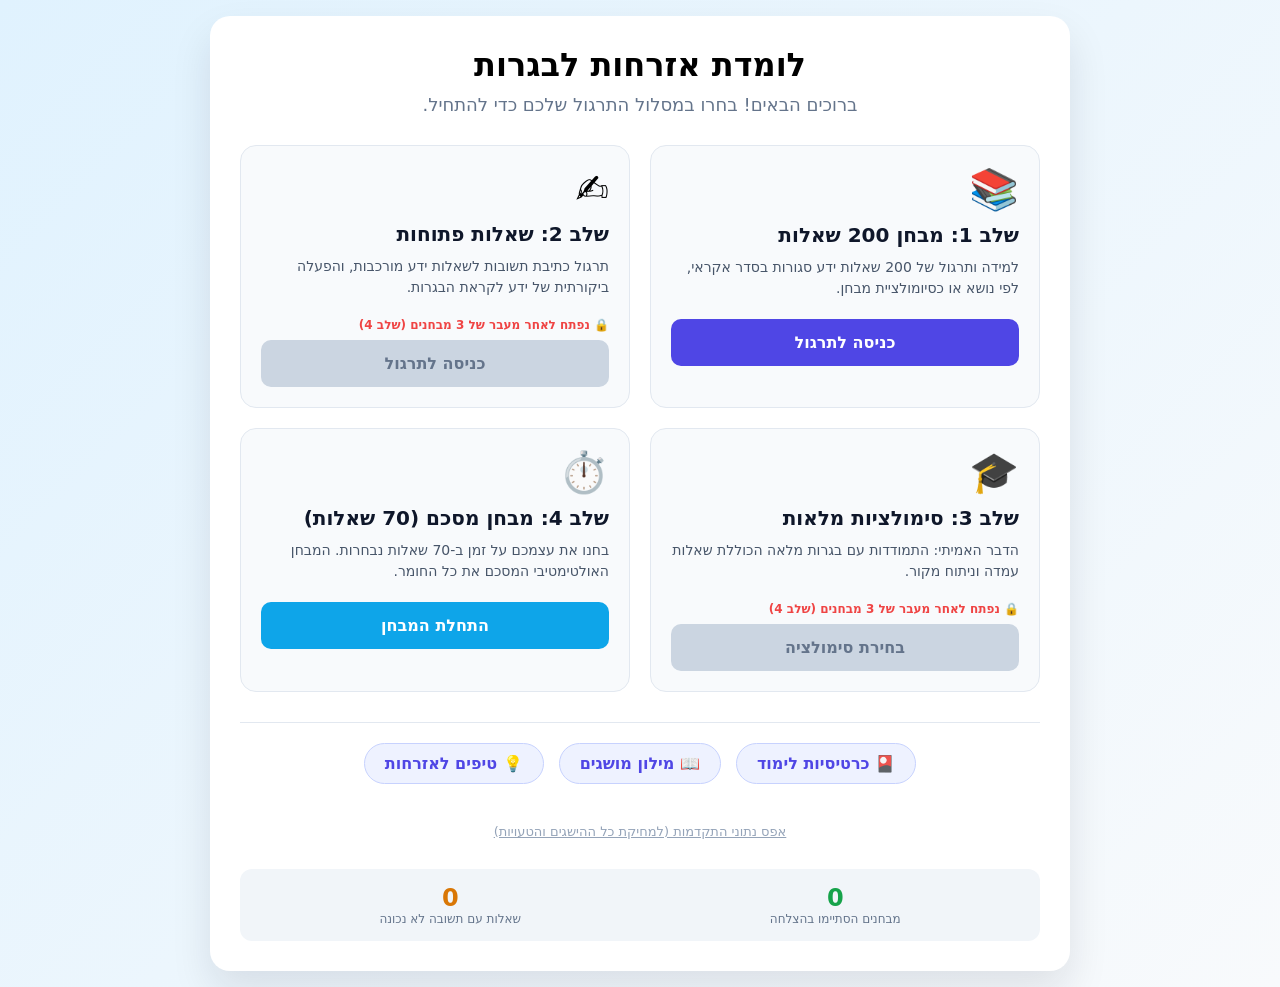
<file: index.html>
<!DOCTYPE html>
<html lang="he" dir="rtl">
<head>
  <meta charset="UTF-8" />
  <meta name="viewport" content="width=device-width, initial-scale=1.0" />
  <title>לומדת אזרחות לבגרות - מסך בית</title>
  <link rel="stylesheet" href="css/style.css">
  <style>
    /* Homepage Specific Styles */
    .home-container {
      max-width: 860px;
      margin: 0 auto;
      background: #fff;
      border-radius: 20px;
      padding: 30px;
      box-shadow: 0 20px 40px rgba(15, 23, 42, 0.1);
      text-align: center;
    }
    p.subtitle {
      color: #64748b;
      font-size: 18px;
      margin-top: 5px;
      margin-bottom: 30px;
    }
    .grid {
      display: grid;
      grid-template-columns: 1fr;
      gap: 20px;
      text-align: right;
    }
    @media (min-width: 600px) {
      .grid {
        grid-template-columns: 1fr 1fr;
      }
    }
    .card {
      background: #f8fafc;
      border: 1px solid #e2e8f0;
      border-radius: 16px;
      padding: 20px;
      transition: transform 0.2s, box-shadow 0.2s;
    }
    .card:hover {
      transform: translateY(-5px);
      box-shadow: 0 10px 20px rgba(0,0,0,0.05);
      border-color: #cbd5e1;
    }
    .card-icon {
      font-size: 40px;
      margin-bottom: 10px;
      display: inline-block;
    }
    .card-title {
      font-size: 20px;
      font-weight: bold;
      color: #0f172a;
      margin-bottom: 10px;
    }
    .card-desc {
      color: #475569;
      font-size: 14px;
      line-height: 1.5;
      margin-bottom: 20px;
      min-height: 42px;
    }
    .card-btn {
      display: block;
      width: 100%;
      padding: 14px;
      background: #4f46e5;
      color: white;
      text-decoration: none;
      text-align: center;
      border-radius: 10px;
      font-weight: bold;
      font-size: 16px;
      transition: background 0.2s;
    }
    .card-btn:hover {
      background: #4338ca;
    }
    .locked .card-btn {
      background: #cbd5e1 !important;
      cursor: not-allowed;
      color: #64748b;
      pointer-events: none;
    }
    .locked-label {
      color: #ef4444;
      font-size: 12px;
      font-weight: bold;
      display: block;
      margin-bottom: 8px;
    }
    .bottom-tools {
      margin-top: 30px;
      padding-top: 20px;
      border-top: 1px solid #e2e8f0;
      display: flex;
      justify-content: center;
      gap: 15px;
      flex-wrap: wrap;
    }
    .tool-btn {
      padding: 10px 20px;
      background: #eef2ff;
      color: #4f46e5;
      border: 1px solid #c7d2fe;
      border-radius: 999px;
      font-weight: bold;
      cursor: pointer;
      text-decoration: none;
      transition: 0.2s;
      display: flex;
      align-items: center;
      justify-content: center;
    }
    .tool-btn:hover {
      background: #e0e7ff;
    }
    .stats-bar {
      display: flex;
      justify-content: space-around;
      margin-bottom: 25px;
      background: #f1f5f9;
      border-radius: 12px;
      padding: 15px;
    }
    .stat-item {
      display: flex;
      flex-direction: column;
      align-items: center;
    }
    .stat-val {
      font-size: 24px;
      font-weight: bold;
      color: #16a34a;
    }
    .stat-label {
      font-size: 12px;
      color: #64748b;
    }
  </style>
</head>
<body>

  <div class="home-container">
    <h1>לומדת אזרחות לבגרות</h1>
    <p class="subtitle">ברוכים הבאים! בחרו במסלול התרגול שלכם כדי להתחיל.</p>

    <!-- Top Stats Bar removed from here -->

    <div class="grid">
      
      <!-- Stage 1 -->
      <div class="card">
        <div class="card-icon">📚</div>
        <div class="card-title">שלב 1: מבחן 200 שאלות</div>
        <div class="card-desc">למידה ותרגול של 200 שאלות ידע סגורות בסדר אקראי, לפי נושא או כסיומולציית מבחן.</div>
        <a href="stage1-practice.html" class="card-btn">כניסה לתרגול</a>
      </div>

      <!-- Stage 2 -->
      <div class="card" id="stage2Card">
        <div class="card-icon">✍️</div>
        <div class="card-title">שלב 2: שאלות פתוחות</div>
        <div class="card-desc">תרגול כתיבת תשובות לשאלות ידע מורכבות, והפעלה ביקורתית של ידע לקראת הבגרות.</div>
        <span class="locked-label" id="stage2LockLabel" style="display:none;">🔒 נפתח לאחר מעבר של 3 מבחנים (שלב 4)</span>
        <a href="stage2-open.html" class="card-btn" id="stage2Btn" style="background:#16a34a;">כניסה לתרגול</a>
      </div>

      <!-- Stage 3 -->
      <div class="card" id="stage3Card">
        <div class="card-icon">🎓</div>
        <div class="card-title">שלב 3: סימולציות מלאות</div>
        <div class="card-desc">הדבר האמיתי: התמודדות עם בגרות מלאה הכוללת שאלות עמדה וניתוח מקור.</div>
        <span class="locked-label" id="stage3LockLabel" style="display:none;">🔒 נפתח לאחר מעבר של 3 מבחנים (שלב 4)</span>
        <a href="stage3-simulations.html" class="card-btn" id="stage3Btn" style="background:#7c3aed;">בחירת סימולציה</a>
      </div>

      <!-- Stage 4 -->
      <div class="card">
        <div class="card-icon">⏱️</div>
        <div class="card-title">שלב 4: מבחן מסכם (70 שאלות)</div>
        <div class="card-desc">בחנו את עצמכם על זמן ב-70 שאלות נבחרות. המבחן האולטימטיבי המסכם את כל החומר.</div>
        <a href="stage4-exam.html" class="card-btn" style="background:#0ea5e9;">התחלת המבחן</a>
      </div>

    </div>

    <!-- Extra Study Tools -->
    <div class="bottom-tools">
      <a href="flashcards.html" class="tool-btn">🎴 כרטיסיות לימוד</a>
      <a href="dictionary.html" class="tool-btn">📖 מילון מושגים</a>
      <a href="tips.html" class="tool-btn">💡 טיפים לאזרחות</a>
    </div>

    <!-- Reset Progress -->
    <div style="margin-top: 40px; font-size: 13px;">
      <a href="#" style="color: #94a3b8; text-decoration: underline;" onclick="resetAll(); return false;">אפס נתוני התקדמות (למחיקת כל ההישגים והטעויות)</a>
    </div>

    <!-- Bottom Stats Bar -->
    <div class="stats-bar" style="margin-top: 30px; margin-bottom: 0;">
      <div class="stat-item">
        <span class="stat-val" id="homeExamsPassed">0</span>
        <span class="stat-label">מבחנים הסתיימו בהצלחה</span>
      </div>
      <div class="stat-item">
        <span class="stat-val" style="color:#d97706;" id="homeMistakesCount">0</span>
        <span class="stat-label">שאלות עם תשובה לא נכונה</span>
      </div>
    </div>

  </div>

  <!-- Shared App Logic -->
  <script src="js/app.js"></script>
  <script>
    // Initialize Home Data from localStorage (via app.js)
    document.addEventListener("DOMContentLoaded", function() {
      // Set Exams Passed
      document.getElementById("homeExamsPassed").textContent = civics_stats.examsPassed || 0;
      
      // Set Mistakes Count (Dynamically fetched from Set 'mistakes')
      document.getElementById("homeMistakesCount").textContent = mistakes.size || 0;

      // Lock/Unlock Logic for Stage 2 & 3
      if ((civics_stats.examsPassed || 0) < 3) {
        document.getElementById("stage2Card").classList.add("locked");
        document.getElementById("stage2LockLabel").style.display = "block";
        
        document.getElementById("stage3Card").classList.add("locked");
        document.getElementById("stage3LockLabel").style.display = "block";
      }
    });
  </script>

</body>
</html>
</file>
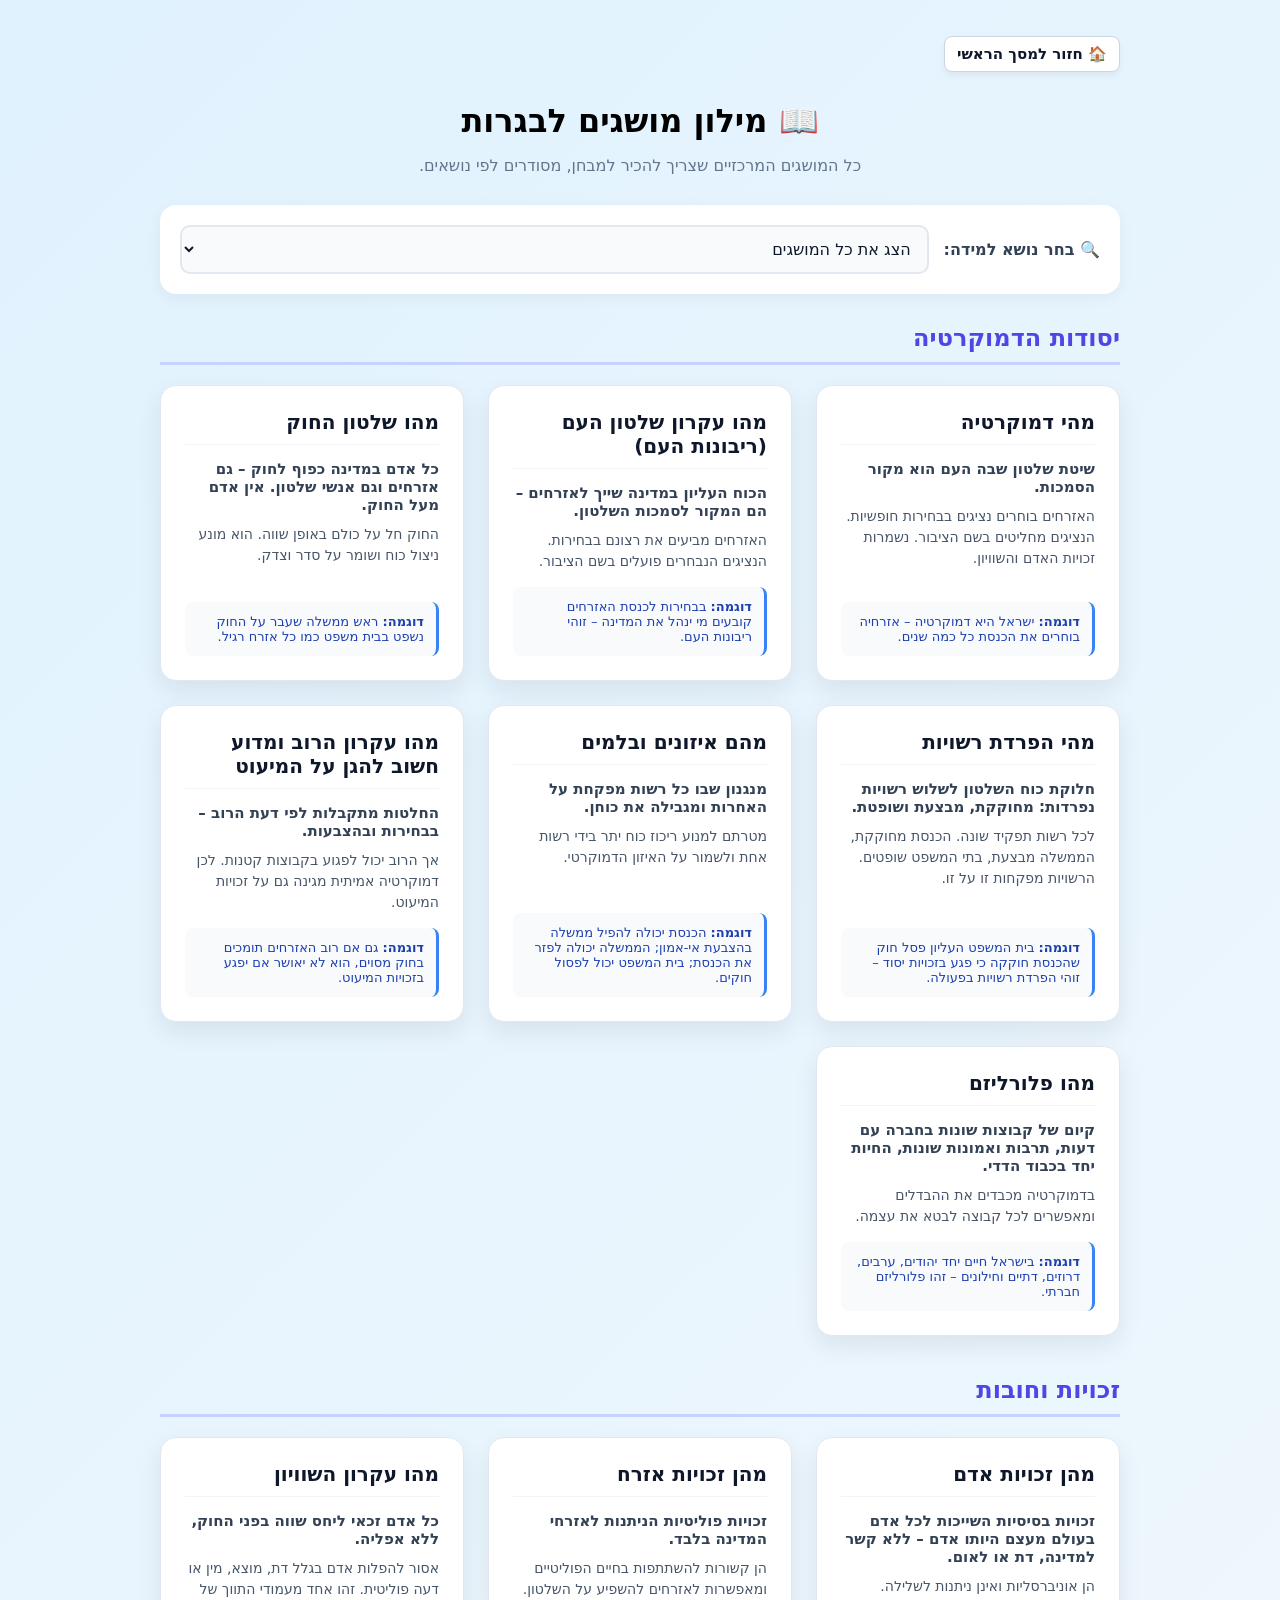
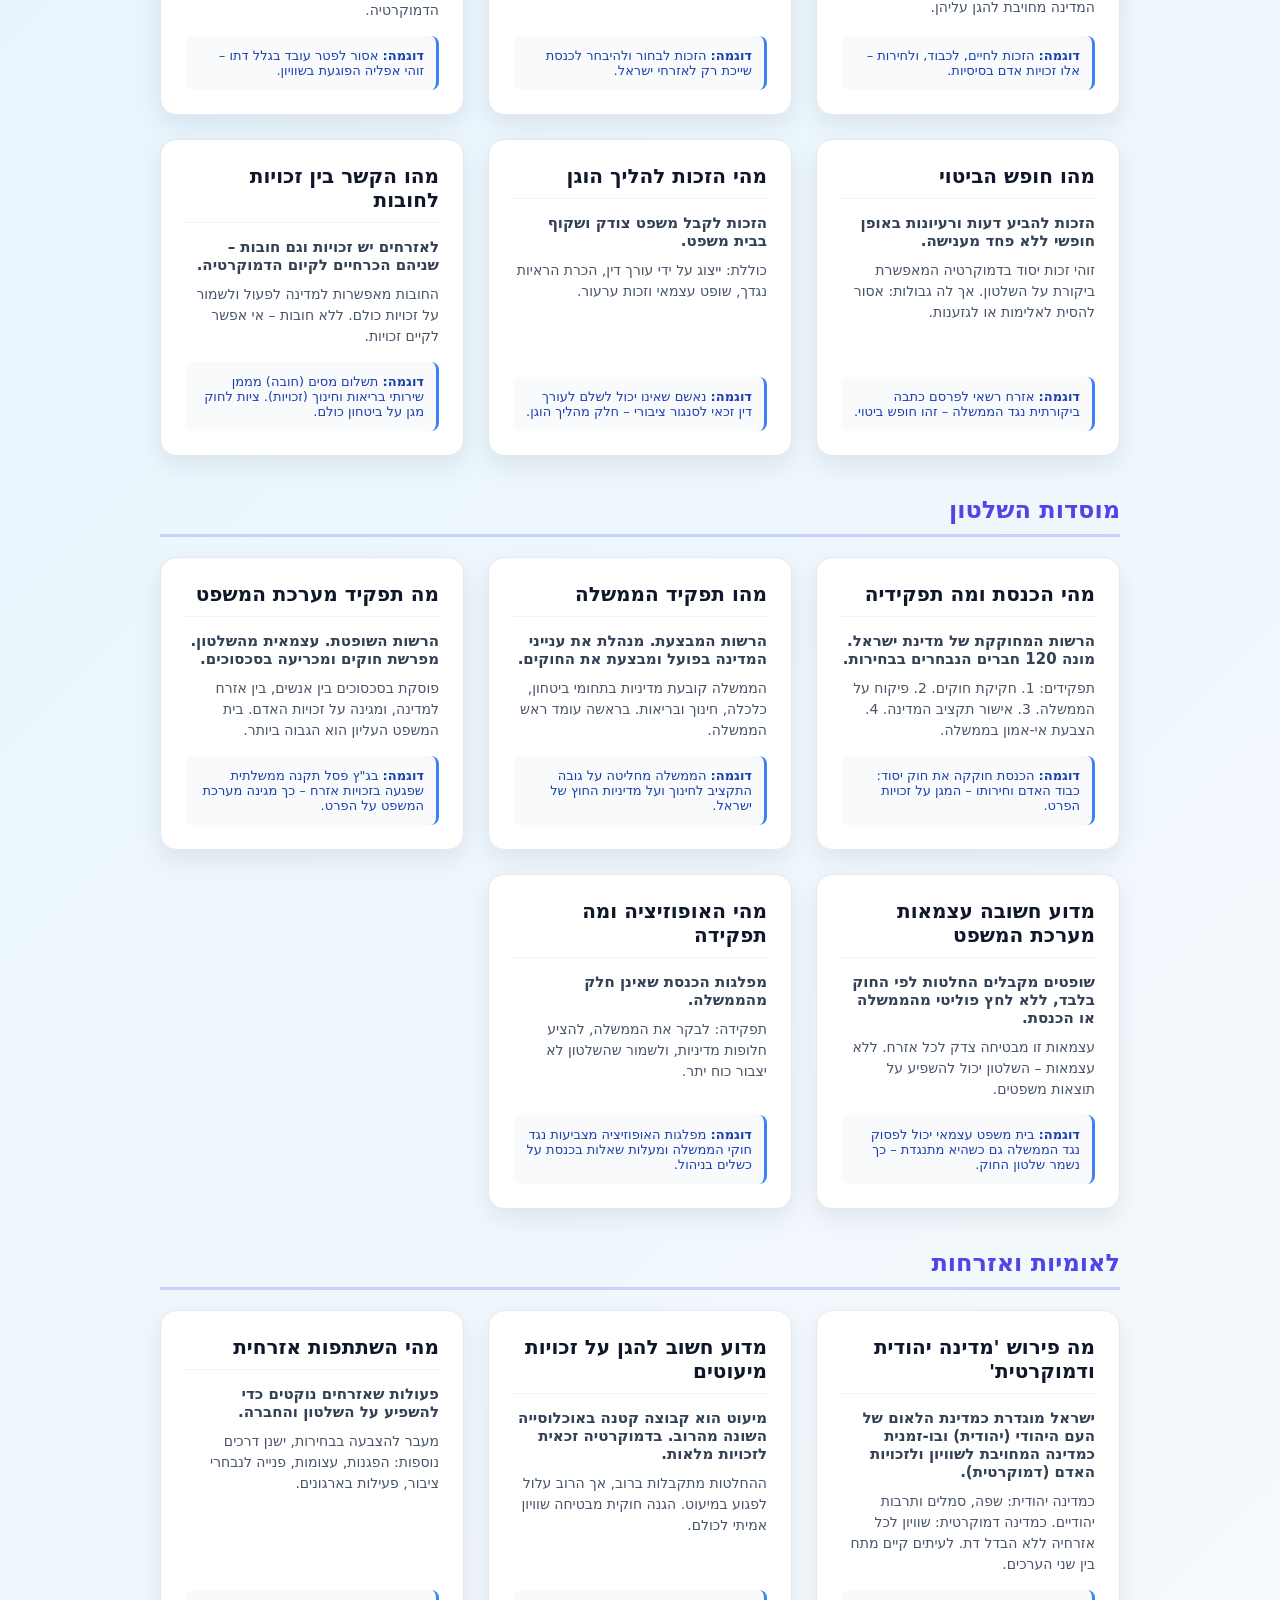
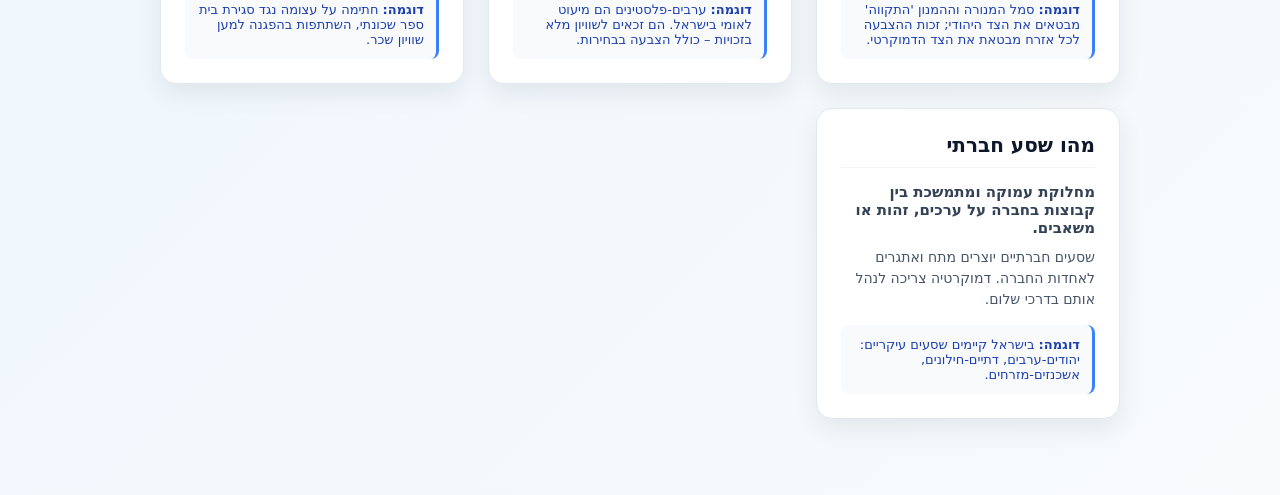
<file: dictionary.html>
<!DOCTYPE html>
<html lang="he" dir="rtl">
<head>
  <meta charset="UTF-8" />
  <meta name="viewport" content="width=device-width, initial-scale=1.0" />
  <title>מילון מושגים באזרחות</title>
  <link rel="stylesheet" href="css/style.css">
  <style>
    .dict-container {
      max-width: 1000px;
      margin: 0 auto;
      padding: 20px;
    }
    
    .filter-bar {
      background: #fff;
      padding: 20px;
      border-radius: 16px;
      box-shadow: 0 4px 15px rgba(0,0,0,0.05);
      margin-bottom: 30px;
      display: flex;
      align-items: center;
      gap: 15px;
    }
    
    .filter-bar label {
      font-weight: bold;
      color: #334155;
      font-size: 16px;
    }
    
    .filter-bar select {
      flex: 1;
      padding: 12px;
      border: 2px solid #e2e8f0;
      border-radius: 10px;
      font-size: 16px;
      background: #f8fafc;
      color: #0f172a;
      cursor: pointer;
      font-family: inherit;
    }
    
    .category-section {
      margin-bottom: 40px;
    }
    
    .category-title {
      color: #4f46e5;
      margin-bottom: 20px;
      padding-bottom: 10px;
      border-bottom: 3px solid #c7d2fe;
      font-size: 24px;
    }
    
    .cards-grid {
      display: grid;
      grid-template-columns: repeat(3, 1fr);
      gap: 24px;
    }
    
    /* Responsive styles */
    @media (max-width: 900px) {
      .cards-grid {
        grid-template-columns: repeat(2, 1fr);
      }
    }
    @media (max-width: 600px) {
      .dict-container {
        padding: 10px;
      }
      .filter-bar {
        flex-direction: column;
        align-items: stretch;
        padding: 15px;
      }
      .filter-bar label {
        margin-bottom: 5px;
      }
      .cards-grid {
        grid-template-columns: 1fr;
        gap: 15px;
      }
      .term-card {
        padding: 20px;
      }
    }

    .term-card {
      background: #fff;
      border-radius: 16px;
      padding: 24px;
      box-shadow: 0 10px 25px rgba(15, 23, 42, 0.08);
      border: 1px solid #e2e8f0;
      display: flex;
      flex-direction: column;
      transition: transform 0.2s, box-shadow 0.2s;
    }
    
    .term-card:hover {
      transform: translateY(-5px);
      box-shadow: 0 14px 30px rgba(15, 23, 42, 0.12);
    }

    .term-title {
      font-size: 20px;
      font-weight: bold;
      color: #0f172a;
      margin-bottom: 15px;
      padding-bottom: 10px;
      border-bottom: 1px solid #f1f5f9;
    }

    .term-def {
      font-weight: bold;
      color: #334155;
      margin-bottom: 10px;
      font-size: 15px;
    }

    .term-detail {
      color: #475569;
      font-size: 14px;
      line-height: 1.5;
      margin-bottom: 15px;
      flex-grow: 1; /* Pushes example to the bottom if cards are different heights */
    }

    .term-ex {
      background: #f8fafc;
      border-right: 3px solid #3b82f6;
      padding: 12px;
      border-radius: 8px;
      font-size: 13px;
      color: #1e40af;
      margin-top: auto;
    }
  </style>
</head>
<body>

  <div class="dict-container">
    <div class="topbar" style="margin-bottom: 30px;">
      <a href="index.html" class="icon-btn" style="background:#fff; font-weight:bold; box-shadow: 0 4px 6px rgba(0,0,0,0.05);">🏠 חזור למסך הראשי</a>
    </div>

    <h1 style="text-align: center; margin-bottom: 10px;">📖 מילון מושגים לבגרות</h1>
    <p style="text-align:center; color:#64748b; margin-bottom:30px;">
      כל המושגים המרכזיים שצריך להכיר למבחן, מסודרים לפי נושאים.
    </p>

    <div class="filter-bar">
      <label for="categoryFilter">🔍 בחר נושא למידה:</label>
      <select id="categoryFilter" onchange="renderDictionary()">
        <option value="all">הצג את כל המושגים</option>
        <option value="יסודות הדמוקרטיה">א – יסודות הדמוקרטיה</option>
        <option value="זכויות וחובות">ב – זכויות וחובות</option>
        <option value="מוסדות השלטון">ג – מוסדות השלטון</option>
        <option value="לאומיות ואזרחות">ד – לאומיות ואזרחות</option>
      </select>
    </div>

    <!-- Dict content will be dynamically generated here -->
    <div id="dictContentArea"></div>

  </div>

  <!-- Load Data -->
  <script src="js/data.js"></script>
  <script>
    // Build a structured dictionary out of the FLASHCARDS array
    function renderDictionary() {
      const filterValue = document.getElementById("categoryFilter").value;
      const dictContentArea = document.getElementById("dictContentArea");
      
      dictContentArea.innerHTML = ""; // Clear existing
      
      // Get unique topics in order
      const topics = ["יסודות הדמוקרטיה", "זכויות וחובות", "מוסדות השלטון", "לאומיות ואזרחות"];
      
      let hasVisibleTopics = false;

      topics.forEach(topic => {
        // Skip if filtering explicitly and it doesn't match
        if (filterValue !== "all" && topic !== filterValue) return;

        // Find all cards matching this topic
        const topicCards = FLASHCARDS.filter(c => c.topic === topic);
        if (topicCards.length === 0) return;
        
        hasVisibleTopics = true;

        // Create section container
        const section = document.createElement("div");
        section.className = "category-section";

        // Create Title
        const title = document.createElement("h2");
        title.className = "category-title";
        title.textContent = topic;
        section.appendChild(title);

        // Create Grid
        const grid = document.createElement("div");
        grid.className = "cards-grid";

        // Add Cards
        topicCards.forEach(card => {
          const cardEl = document.createElement("div");
          cardEl.className = "term-card";

          cardEl.innerHTML = `
            <div class="term-title">${card.q.replace('?', '')}</div>
            <div class="term-def">${card.def}</div>
            <div class="term-detail">${card.detail}</div>
            ${card.ex ? `<div class="term-ex"><b>דוגמה:</b> ${card.ex}</div>` : ''}
          `;
          
          grid.appendChild(cardEl);
        });

        section.appendChild(grid);
        dictContentArea.appendChild(section);
      });

      if (!hasVisibleTopics) {
        dictContentArea.innerHTML = "<div style='text-align:center; padding: 40px; color: #64748b; font-size: 18px;'>לא נמצאו מושגים עבור הקטגוריה שנבחרה.</div>";
      }
    }

    // Initialize on load
    document.addEventListener("DOMContentLoaded", function() {
      renderDictionary();
    });
  </script>
</body>
</html>
</file>
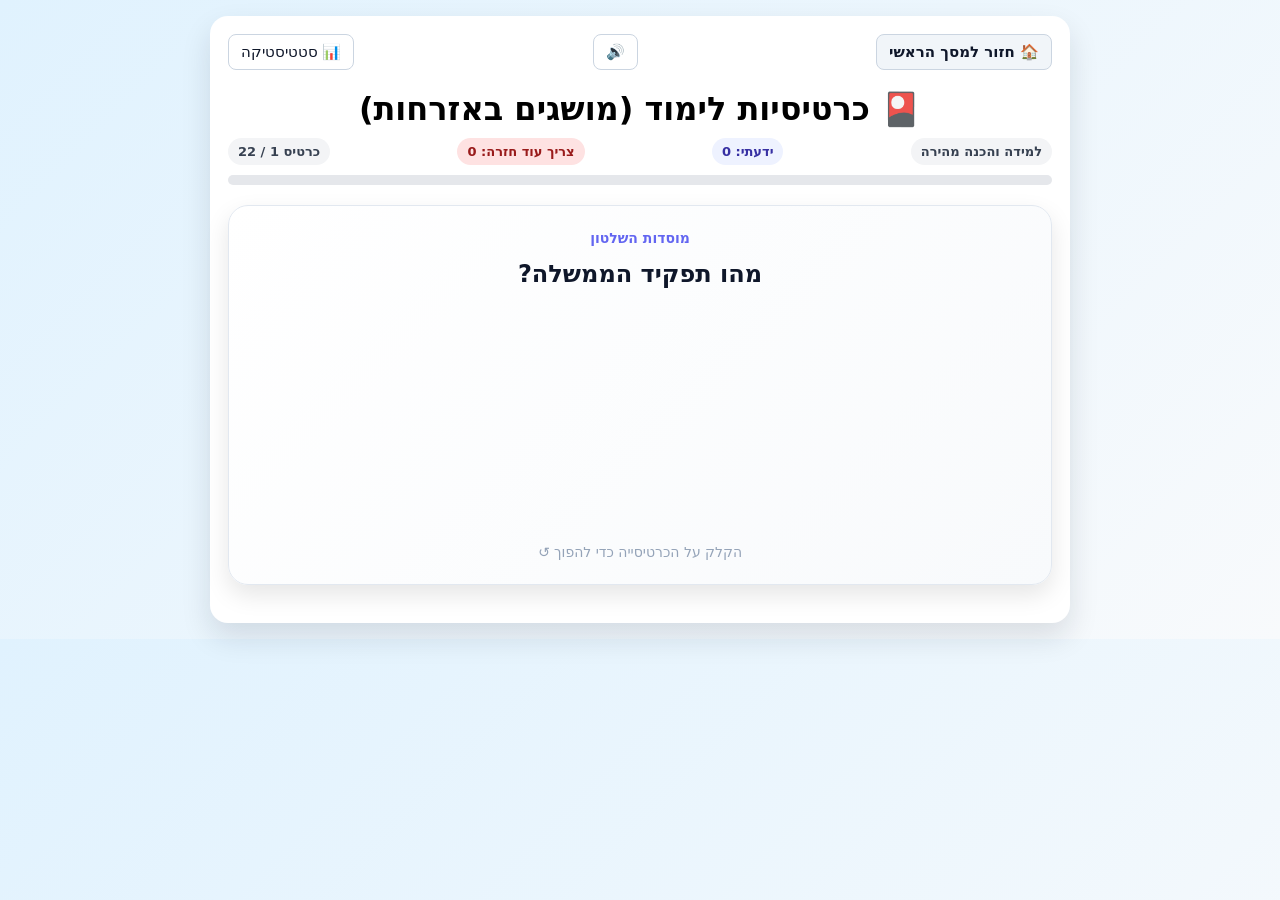
<file: flashcards.html>
<!DOCTYPE html>
<html lang="he" dir="rtl">
<head>
  <meta charset="UTF-8" />
  <meta name="viewport" content="width=device-width, initial-scale=1.0" />
  <title>כרטיסיות לימוד</title>
  <link rel="stylesheet" href="css/style.css">
  <style>
    /* Flashcard Specific CSS */
    .fc-scene {
      width: 100%;
      height: 380px;
      perspective: 1000px;
      margin: 20px 0;
    }
    .fc-card {
      width: 100%;
      height: 100%;
      position: relative;
      transition: transform 0.6s cubic-bezier(0.4, 0.2, 0.2, 1);
      transform-style: preserve-3d;
      cursor: pointer;
    }
    .fc-card.is-flipped {
      transform: rotateY(180deg);
    }
    .fc-face {
      position: absolute;
      width: 100%;
      height: 100%;
      backface-visibility: hidden;
      border-radius: 20px;
      padding: 24px;
      display: flex;
      flex-direction: column;
      justify-content: center;
      box-shadow: 0 10px 25px rgba(0, 0, 0, 0.1);
      border: 1px solid #e2e8f0;
    }
    .fc-front {
      background: linear-gradient(135deg, #fff, #f8fafc);
      align-items: center;
      text-align: center;
    }
    .fc-back {
      background: #fdf8f6;
      transform: rotateY(180deg);
      border-color: #fdba74;
    }
    .fc-topic {
      font-size: 14px;
      color: #6366f1;
      font-weight: 600;
      margin-bottom: 12px;
      text-align: center;
    }
    .fc-q {
      font-size: 24px;
      font-weight: bold;
      color: #0f172a;
      line-height: 1.4;
    }
    .fc-def {
      font-size: 20px;
      font-weight: bold;
      color: #1e293b;
      margin-bottom: 12px;
    }
    .fc-detail {
      font-size: 16px;
      color: #475569;
      line-height: 1.5;
      margin-bottom: 15px;
    }
    .fc-ex {
      background: #fff;
      padding: 10px;
      border-radius: 8px;
      border-right: 3px solid #3b82f6;
      font-size: 15px;
      color: #1e40af;
      margin-top: auto;
    }
    .fc-tipbox {
      margin-top: 10px;
      background: #fef3c7;
      border-right: 3px solid #f59e0b;
      padding: 10px;
      border-radius: 8px;
      font-size: 14px;
      color: #92400e;
      font-weight: bold;
    }
    .fc-controls {
      display: flex;
      gap: 15px;
      margin-top: 20px;
    }
    .fc-btn {
      flex: 1;
      padding: 14px;
      border: none;
      border-radius: 12px;
      font-size: 16px;
      font-weight: bold;
      cursor: pointer;
      color: #fff;
      transition: 0.2s;
    }
    .fc-know { background: #16a34a; }
    .fc-dontknow { background: #ef4444; }
  </style>
</head>
<body>

  <div class="container">
    <div class="topbar" style="margin-bottom: 20px;">
      <a href="index.html" class="icon-btn" style="background:#f1f5f9; font-weight:bold;">🏠 חזור למסך הראשי</a>
      <button class="icon-btn" onclick="toggleMute()" id="muteBtn" title="השתקת סאונד">🔊</button>
      <button class="icon-btn" onclick="openStats()" title="סטטיסטיקה">📊 סטטיסטיקה</button>
    </div>

    <h1>🎴 כרטיסיות לימוד (מושגים באזרחות)</h1>

    <div class="topbar">
      <div class="pill gray">למידה והכנה מהירה</div>
      <div class="pill">ידעתי: <span id="correct">0</span></div>
      <div class="pill" style="background:#fee2e2;color:#991b1b;">צריך עוד חזרה: <span id="wrong">0</span></div>
      <div class="pill gray">כרטיס <span id="qnum">1</span> / <span id="qtotal">0</span></div>
    </div>

    <div class="progress">
      <div class="progress-inner" id="progressBar" style="background: linear-gradient(90deg, #f59e0b, #ef4444);"></div>
    </div>

    <!-- Flashcard Area -->
    <div id="flashcardArea">
      <div class="fc-scene" onclick="flipFlashcard()">
        <div class="fc-card" id="flashcardContainer">
          
          <!-- Front -->
          <div class="fc-face fc-front" id="fcFront">
            <div class="fc-topic" id="fcTopic">נושא</div>
            <div class="fc-q" id="fcQuestion">השאלה?</div>
            <div style="margin-top:auto; font-size:14px; color:#94a3b8;">הקלק על הכרטיסייה כדי להפוך ↺</div>
          </div>
          
          <!-- Back -->
          <div class="fc-face fc-back" id="fcBack">
            <div class="fc-def" id="fcDef">ההגדרה</div>
            <div class="fc-detail" id="fcDetail">פירוט</div>
            <div class="fc-ex" id="fcEx">דוגמה</div>
            <div class="fc-tipbox" id="fcTipBox" style="display:none;">
              💡 <span id="fcTip"></span>
            </div>
          </div>
          
        </div>
      </div>

      <div class="fc-controls" id="fcControls" style="display:none;">
        <button class="fc-btn fc-know" onclick="gradeFlashcard(true, event)">✓ ידעתי את זה</button>
        <button class="fc-btn fc-dontknow" onclick="gradeFlashcard(false, event)">✗ צריך לחזור על זה</button>
      </div>
    </div>

    <!-- Finish msg -->
    <div id="finishBox" style="display:none; text-align:center; padding: 20px;">
      <h2 style="color:#d97706;">סיימת את כל המושגים! 🎉</h2>
      <div id="finishStats" class="small" style="font-size:18px;"></div>
      <a href="index.html" class="primary" style="display:inline-block; padding:10px 20px; border-radius:8px; text-decoration:none; margin-top:15px;">חזור למסך הראשי</a>
      <button onclick="startFlashcards()" class="icon-btn" style="display:inline-block; margin-top:15px; margin-right:10px;">תרגל שוב</button>
    </div>

  </div>

  <!-- Stats Modal -->
  <div class="modal-overlay" id="statsModal">
    <div class="modal">
      <button class="close-modal" aria-label="סגור" onclick="closeModal('statsModal')">&times;</button>
      <h2>סטטיסטיקת המשתמש</h2>
      <div id="statsContent"></div>
      <div style="margin-top: 20px; text-align:center;">
        <button class="primary" style="padding: 10px 20px; border-radius: 8px; border: none; cursor:pointer;"
          onclick="closeModal('statsModal')">סגור</button>
      </div>
    </div>
  </div>

  <script src="js/data.js"></script>
  <script src="js/app.js"></script>
  <script>
    var list = [];
    var idx = 0;
    var correct = 0;
    var wrong = 0;

    function startFlashcards() {
      list = shuffleArray(FLASHCARDS.slice());
      idx = 0; correct = 0; wrong = 0;
      
      document.getElementById("flashcardArea").style.display = "block";
      document.getElementById("finishBox").style.display = "none";
      document.getElementById("qtotal").textContent = list.length;
      
      render();
    }

    function render() {
      if (idx >= list.length) {
        finishSequence();
        return;
      }
      var q = list[idx];
      document.getElementById("qnum").textContent = (idx + 1);
      document.getElementById("progressBar").style.width = ((idx / list.length) * 100) + "%";
      
      // Update front/back info
      document.getElementById("fcTopic").textContent = q.topic;
      document.getElementById("fcQuestion").textContent = q.q;
      
      document.getElementById("fcDef").textContent = q.def;
      document.getElementById("fcDetail").textContent = q.detail;
      document.getElementById("fcEx").textContent = "דוגמה: " + q.ex;
      
      if (q.tip) {
        document.getElementById("fcTipBox").style.display = "block";
        document.getElementById("fcTip").textContent = q.tip;
      } else {
        document.getElementById("fcTipBox").style.display = "none";
      }
      
      // Reset views instantly
      var container = document.getElementById("flashcardContainer");
      container.style.transition = "none";
      container.classList.remove("is-flipped");
      document.getElementById("fcControls").style.display = "none";
      
      // Restore transition
      setTimeout(function() {
        container.style.transition = "transform 0.6s cubic-bezier(0.4, 0.2, 0.2, 1)";
      }, 50);
    }

    function flipFlashcard() {
      var container = document.getElementById("flashcardContainer");
      if (container.classList.contains("is-flipped")) return; // already flipped
      
      container.classList.add("is-flipped");
      
      // Show controls
      document.getElementById("fcControls").style.display = "flex";
    }

    function gradeFlashcard(isKnown, e) {
      if (e) e.stopPropagation();
      
      if (isKnown) {
        correct++;
        playCorrect();
      } else {
        wrong++;
        playWrong();
      }
      
      document.getElementById("correct").textContent = correct;
      document.getElementById("wrong").textContent = wrong;
      
      setTimeout(function () { 
        idx++; 
        render(); 
      }, 300);
    }

    function finishSequence() {
      document.getElementById("flashcardArea").style.display = "none";
      document.getElementById("finishBox").style.display = "block";
      document.getElementById("progressBar").style.width = "100%";
      document.getElementById("finishStats").innerHTML = '<br>מושגים שידעת: <b>' + correct + '</b><br>מושגים לחזרה: <b>' + wrong + '</b>';
    }

    window.onload = function () {
      startFlashcards();
    };
  </script>
</body>
</html>
</file>
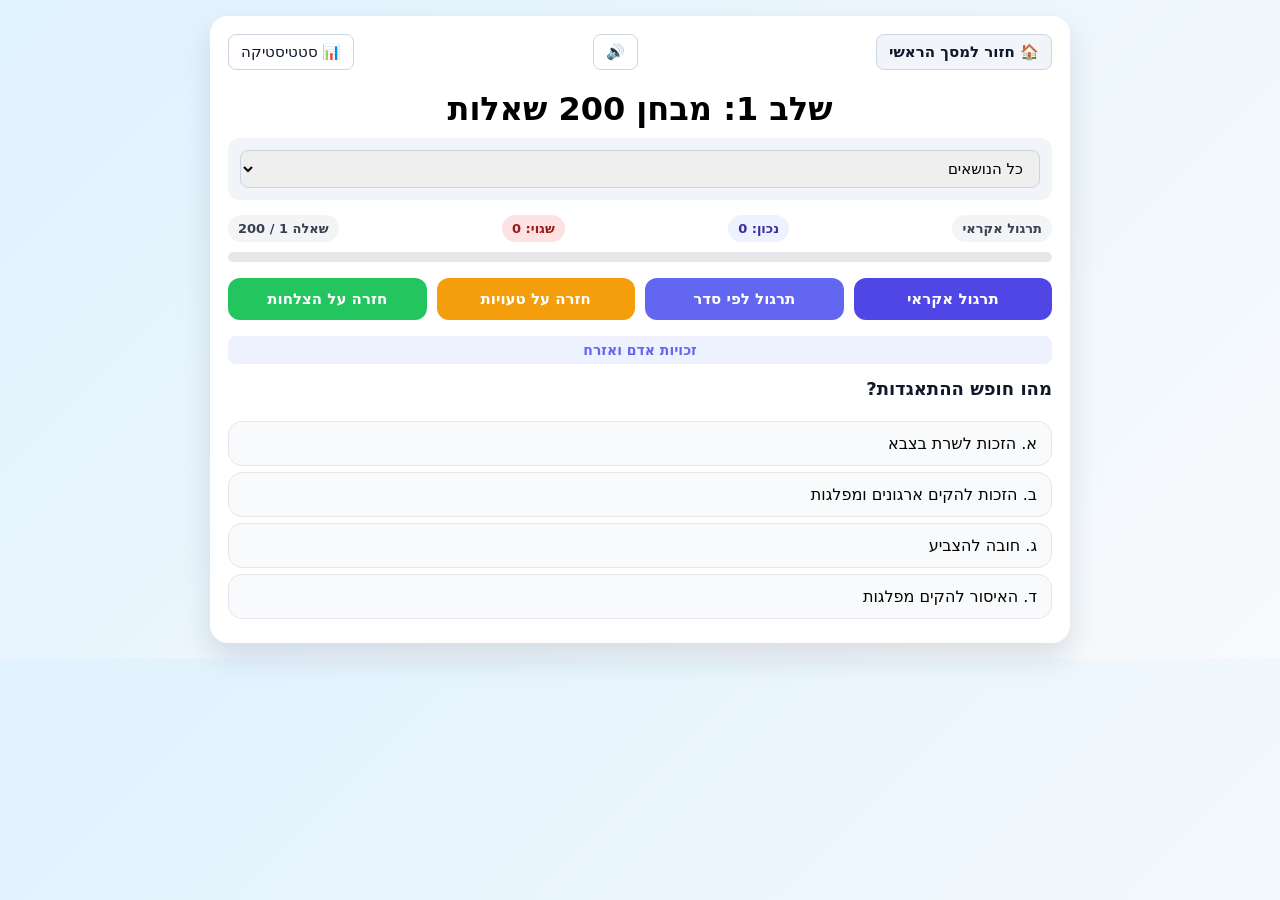
<file: stage1-practice.html>
<!DOCTYPE html>
<html lang="he" dir="rtl">
<head>
  <meta charset="UTF-8" />
  <meta name="viewport" content="width=device-width, initial-scale=1.0" />
  <title>שלב 1: תרגול לומדת אזרחות</title>
  <link rel="stylesheet" href="css/style.css">
</head>
<body>

  <div class="container">
    <div class="topbar" style="margin-bottom: 20px;">
      <a href="index.html" class="icon-btn" style="background:#f1f5f9; font-weight:bold;">🏠 חזור למסך הראשי</a>
      <button class="icon-btn" onclick="toggleMute()" id="muteBtn" title="השתקת סאונד">🔊</button>
      <button class="icon-btn" onclick="openStats()" title="סטטיסטיקה">📊 סטטיסטיקה</button>
    </div>

    <h1>שלב 1: מבחן 200 שאלות</h1>

    <div class="options-bar">
      <select id="topicFilter" onchange="topicChanged()">
        <option value="all">כל הנושאים</option>
        <option value="1">נושא 1: עקרונות יסוד דמוקרטיה</option>
        <option value="2">נושא 2: זכויות אדם ואזרח</option>
        <option value="3">נושא 3: מוסדות השלטון</option>
        <option value="4">נושא 4: לאומיות ומיעוטים</option>
      </select>
    </div>

    <div class="topbar">
      <div class="pill gray" id="modeLabel">הכול</div>
      <div class="pill">נכון: <span id="correct">0</span></div>
      <div class="pill" style="background:#fee2e2;color:#991b1b;">שגוי: <span id="wrong">0</span></div>
      <div class="pill gray">שאלה <span id="qnum">1</span> / <span id="qtotal">0</span></div>
    </div>

    <div class="progress">
      <div class="progress-inner" id="progressBar"></div>
    </div>

    <div class="controls">
      <button class="primary" onclick="startAll(true)">תרגול אקראי</button>
      <button class="primary" onclick="startAll(false)" style="background:#6366f1 !important;">תרגול לפי סדר</button>
      <button class="mistakes-btn" onclick="startMistakes()">חזרה על טעויות</button>
      <button style="background:#22c55e !important;color:#fff;" onclick="startSuccesses()">חזרה על הצלחות</button>
    </div>

    <div id="questionArea">
      <div class="topic-subtitle" id="topicSubtitle"></div>
      <div class="help-row">
        <button class="help-btn" id="helpBtn" onclick="toggleHelp()" title="רמז להבנת השאלה">💡</button>
        <div id="questionText">חילץ נתונים...</div>
      </div>
      <div class="help-box" id="helpBox"></div>
      <div id="answersArea"></div>
    </div>
  </div>

  <!-- Stats Modal -->
  <div class="modal-overlay" id="statsModal">
    <div class="modal">
      <button class="close-modal" aria-label="סגור" onclick="closeModal('statsModal')">&times;</button>
      <h2>סטטיסטיקת המשתמש</h2>
      <div id="statsContent"></div>
      <div style="margin-top: 20px; text-align:center;">
        <button class="primary" style="padding: 10px 20px; border-radius: 8px; border: none; cursor:pointer;"
          onclick="closeModal('statsModal')">סגור</button>
      </div>
    </div>
  </div>

  <!-- Scripts -->
  <script src="questions.js"></script>
  <script src="js/app.js"></script>
  <script>
    var mode = "all";
    var shuffled = true;
    var list = [];
    var idx = 0;
    var correct = 0;
    var wrong = 0;

    function setModeLabel(txt) { document.getElementById("modeLabel").textContent = txt; }
    function topicChanged() { startAll(true); }

    function getTopicLabel() {
      var topic = document.getElementById("topicFilter").value;
      if (topic === "all") return "";
      var opt = document.getElementById("topicFilter").selectedOptions[0];
      return " (" + opt.textContent.split(":")[0].trim() + ")";
    }

    function getFilteredBase() {
      var topic = document.getElementById("topicFilter").value;
      if (topic === "all") return QUESTIONS;
      return QUESTIONS.filter(function (q) { return q.topicId == topic; });
    }

    function initCounters() {
      document.getElementById("qtotal").textContent = list.length;
      document.getElementById("correct").textContent = correct;
      document.getElementById("wrong").textContent = wrong;
      document.getElementById("answersArea").style.display = "block";
    }

    function startAll(doShuffle) {
      mode = "all"; shuffled = doShuffle;
      var baseQuestions = getFilteredBase();
      list = doShuffle ? shuffleArray(baseQuestions) : baseQuestions.slice();
      idx = 0; correct = 0; wrong = 0;
      setModeLabel((doShuffle ? "תרגול אקראי" : "תרגול לפי סדר") + getTopicLabel());
      initCounters();
      render();
    }

    function startMistakes() {
      mode = "mistakes"; shuffled = true;
      var base = getFilteredBase();
      var arr = base.filter(function (q) { return mistakes.has(q.id); });
      if (!arr.length) { alert("אין טעויות שמורות" + (getTopicLabel() ? " בנושא זה" : "") + "."); return; }
      list = shuffleArray(arr);
      idx = 0; correct = 0; wrong = 0;
      setModeLabel("חזרת טעויות" + getTopicLabel());
      initCounters();
      render();
    }

    function startSuccesses() {
      mode = "successes"; shuffled = true;
      var base = getFilteredBase();
      var arr = base.filter(function (q) { return successes.has(q.id); });
      if (!arr.length) { alert("אין הצלחות שמורות" + (getTopicLabel() ? " בנושא זה" : "") + "."); return; }
      list = shuffleArray(arr);
      idx = 0; correct = 0; wrong = 0;
      setModeLabel("חזרת הצלחות" + getTopicLabel());
      initCounters();
      render();
    }

    function render() {
      if (idx >= list.length) {
        finishSequence();
        return;
      }
      var q = list[idx];
      document.getElementById("qnum").textContent = (idx + 1);
      document.getElementById("progressBar").style.width = ((idx / list.length) * 100) + "%";

      document.getElementById("questionText").textContent = q.question;
      document.getElementById("topicSubtitle").textContent = q.topic || "";
      
      var helpBox = document.getElementById("helpBox");
      var helpBtn = document.getElementById("helpBtn");
      helpBox.style.display = "none";
      helpBox.textContent = q.explanation || "";
      helpBtn.style.display = q.explanation ? "flex" : "none";

      var answersArea = document.getElementById("answersArea");
      answersArea.innerHTML = "";
      var built = q.answers.map(function (t, i) { return { text: t, isCorrect: i === q.correctIndex }; });
      var shown = shuffleArray(built);
      shown.forEach(function (opt, vIdx) {
        var btn = document.createElement("button");
        btn.className = "answer-btn";
        btn.innerHTML = "<span>" + String.fromCharCode(1488 + vIdx) + ". " + opt.text + "</span><span></span>";
        btn.onclick = function () { choose(btn, opt.isCorrect, shown, q); };
        answersArea.appendChild(btn);
      });
    }

    function choose(btn, isCorrect, shown, q) {
      var buttons = Array.from(document.querySelectorAll(".answer-btn"));
      if (buttons.some(function (b) { return b.classList.contains("correct") || b.classList.contains("wrong"); })) return;

      if (isCorrect) {
        btn.classList.add("correct");
        correct++;
        successes.add(q.id);
        mistakes.delete(q.id);
        playCorrect();
      } else {
        btn.classList.add("wrong");
        wrong++;
        mistakes.add(q.id);
        playWrong();
        buttons.forEach(function (b, i) {
          if (shown[i].isCorrect) b.classList.add("correct");
        });
      }
      saveSets();
      document.getElementById("correct").textContent = correct;
      document.getElementById("wrong").textContent = wrong;
      setTimeout(function () { idx++; render(); }, 1200);
    }

    function finishSequence() {
      var MathMax = Math.max(1, list.length);
      var percent = Math.round((correct / MathMax) * 100);
      document.getElementById("questionText").innerHTML = "סיום תרגול 🎉";
      document.getElementById("progressBar").style.width = "100%";
      document.getElementById("helpBox").style.display = "none";
      document.getElementById("helpBtn").style.display = "none";

      document.getElementById("answersArea").innerHTML = '<div class="small" style="text-align:center; font-size:18px;">ציון: <b>' + percent + '%</b> <br><br> נכון: ' + correct + ' מתוך ' + list.length + '</div>';
    }

    window.onload = function () {
      startAll(true);
    };
  </script>
</body>
</html>
</file>
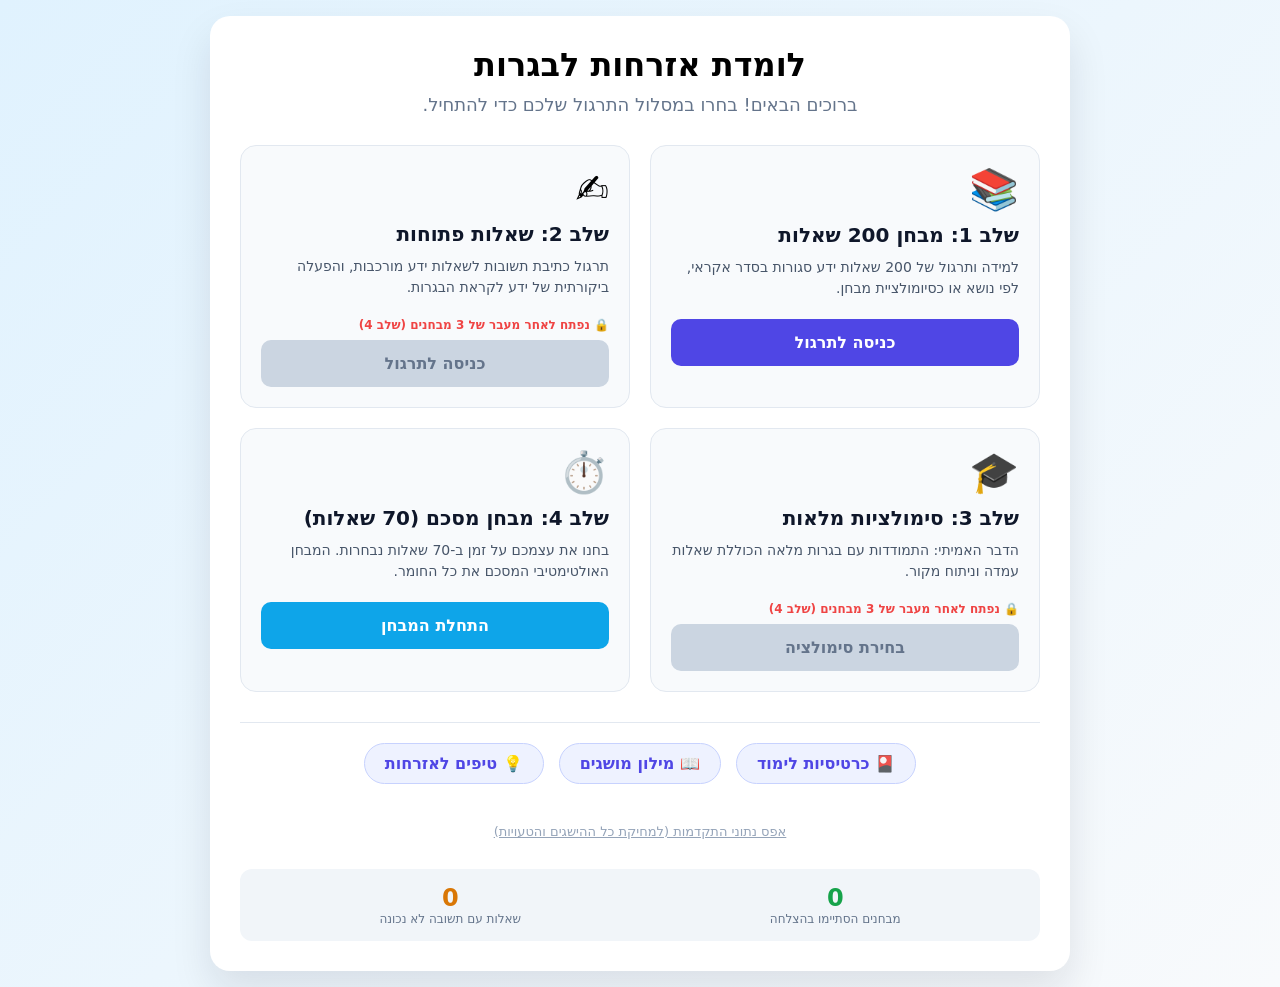
<file: stage2-open.html>
<!DOCTYPE html>
<html lang="he" dir="rtl">
<head>
  <meta charset="UTF-8" />
  <meta name="viewport" content="width=device-width, initial-scale=1.0" />
  <title>שלב 2: תרגול שאלות פתוחות</title>
  <link rel="stylesheet" href="css/style.css">
  <style>
    /* Specific styles for Open Questions area */
    #openQuestionArea {
      margin-top: 10px;
    }
    textarea {
      width: 100%;
      border-radius: 12px;
      padding: 12px;
      font-size: 16px;
      font-family: inherit;
      border: 2px solid #cbd5e1;
      resize: vertical;
    }
    .ideal-answer-box {
      margin-top: 16px;
      background: #dcfce7;
      padding: 16px;
      border-radius: 12px;
      border: 1px solid #22c55e;
    }
    .ideal-title {
      font-weight: bold;
      color: #166534;
      margin-bottom: 8px;
    }
    .ideal-text {
      white-space: pre-wrap;
      color: #14532d;
      font-size: 15px;
      line-height: 1.5;
    }
    .grade-title {
      margin-top: 16px;
      text-align: center;
      font-weight: bold;
      color: #1e1b4b;
    }
    .grade-buttons {
      display: flex;
      gap: 10px;
      margin-top: 8px;
    }
    .grade-btn {
      flex: 1;
      color: #fff;
      border: none;
      padding: 10px;
      border-radius: 8px;
      cursor: pointer;
      font-weight: bold;
      font-size: 15px;
      transition: 0.2s;
    }
    .grade-correct { background: #22c55e; }
    .grade-wrong { background: #ef4444; }
  </style>
</head>
<body>

  <div class="container">
    <div class="topbar" style="margin-bottom: 20px;">
      <a href="index.html" class="icon-btn" style="background:#f1f5f9; font-weight:bold;">🏠 חזור למסך הראשי</a>
      <button class="icon-btn" onclick="toggleMute()" id="muteBtn" title="השתקת סאונד">🔊</button>
      <button class="icon-btn" onclick="openStats()" title="סטטיסטיקה">📊 סטטיסטיקה</button>
    </div>

    <h1>שלב 2: שאלות פתוחות</h1>

    <div class="topbar">
      <div class="pill gray">תרגול שאלות פתוחות</div>
      <div class="pill">נכון: <span id="correct">0</span></div>
      <div class="pill" style="background:#fee2e2;color:#991b1b;">שגוי: <span id="wrong">0</span></div>
      <div class="pill gray">שאלה <span id="qnum">1</span> / <span id="qtotal">0</span></div>
    </div>

    <div class="progress">
      <div class="progress-inner" id="progressBar"></div>
    </div>

    <div id="questionArea">
      <div class="topic-subtitle" id="topicSubtitle">נושא</div>
      <div id="questionText">חילץ נתונים...</div>

      <div id="openQuestionArea">
        <textarea id="openAnswerInput" rows="5" placeholder="הקלד/י את תשובתך המלאה כאן..."></textarea>
        <button id="showAnswerBtn" class="primary" style="width:100%; padding:14px; margin-top:12px; border-radius:12px; font-size:16px; border:none; cursor:pointer;" onclick="showOpenAnswer()">הצג תשובה אידיאלית לבדיקה</button>
        
        <div id="idealAnswerBox" class="ideal-answer-box" style="display:none;">
          <div class="ideal-title">תשובה מעולה:</div>
          <div id="idealAnswerText" class="ideal-text"></div>
          
          <div class="grade-title">האם ענית נכון בהשוואה לתשובה?</div>
          <div class="grade-buttons">
            <button onclick="gradeOpenAnswer(true)" class="grade-btn grade-correct">✓ עניתי קרוב מאוד</button>
            <button onclick="gradeOpenAnswer(false)" class="grade-btn grade-wrong">✗ לא מספיק מדויק</button>
          </div>
        </div>
      </div>
      
      <!-- Finish message box -->
      <div id="finishBox" style="display:none; text-align:center; padding: 20px;">
        <h2 style="color:#16a34a;">סיום תרגול 🎉</h2>
        <div id="finishStats" class="small" style="font-size:18px;"></div>
        <a href="index.html" class="primary" style="display:inline-block; padding:10px 20px; border-radius:8px; text-decoration:none; margin-top:15px;">חזור למסך הראשי</a>
      </div>
    </div>
  </div>

  <!-- Stats Modal -->
  <div class="modal-overlay" id="statsModal">
    <div class="modal">
      <button class="close-modal" aria-label="סגור" onclick="closeModal('statsModal')">&times;</button>
      <h2>סטטיסטיקת המשתמש</h2>
      <div id="statsContent"></div>
      <div style="margin-top: 20px; text-align:center;">
        <button class="primary" style="padding: 10px 20px; border-radius: 8px; border: none; cursor:pointer;"
          onclick="closeModal('statsModal')">סגור</button>
      </div>
    </div>
  </div>

  <script src="js/data.js"></script>
  <script src="js/app.js"></script>
  <script>
    var currentOpenQ = null;
    var list = [];
    var idx = 0;
    var correct = 0;
    var wrong = 0;

    function initPage() {
      // Double check if user has access (3 exams passed)
      if (civics_stats.examsPassed < 3) {
        alert("שלב 2 חסום! עליך קודם להשלים לפחות 3 מבחני שלב 4 בהצלחה מתוך מסך הבית.");
        window.location.href = "index.html";
        return;
      }
      
      list = shuffleArray(OPEN_QUESTIONS);
      document.getElementById("qtotal").textContent = list.length;
      render();
    }

    function render() {
      if (idx >= list.length) {
        finishSequence();
        return;
      }
      
      currentOpenQ = list[idx];
      document.getElementById("qnum").textContent = (idx + 1);
      document.getElementById("progressBar").style.width = ((idx / list.length) * 100) + "%";

      document.getElementById("topicSubtitle").textContent = currentOpenQ.topic;
      document.getElementById("questionText").textContent = currentOpenQ.question;
      
      // Reset Answer Area
      document.getElementById("openAnswerInput").value = "";
      document.getElementById("idealAnswerBox").style.display = "none";
      document.getElementById("showAnswerBtn").style.display = "block";
    }

    function showOpenAnswer() {
      if (!currentOpenQ) return;
      document.getElementById("showAnswerBtn").style.display = "none";
      document.getElementById("idealAnswerBox").style.display = "block";
      document.getElementById("idealAnswerText").textContent = currentOpenQ.idealAnswer;
    }

    function gradeOpenAnswer(isUserCorrect) {
      if (isUserCorrect) {
        civics_stats.openCorrect++;
        correct++;
        playCorrect();
      } else {
        civics_stats.openWrong++;
        wrong++;
        playWrong();
      }
      saveSets();
      
      document.getElementById("correct").textContent = correct;
      document.getElementById("wrong").textContent = wrong;
      
      setTimeout(function () { 
        idx++; 
        render(); 
      }, 700);
    }

    function finishSequence() {
      document.getElementById("openQuestionArea").style.display = "none";
      document.getElementById("questionText").style.display = "none";
      document.getElementById("topicSubtitle").style.display = "none";
      
      document.getElementById("progressBar").style.width = "100%";
      document.getElementById("finishBox").style.display = "block";
      
      var MathMax = Math.max(1, list.length);
      var percent = Math.round((correct / MathMax) * 100);
      document.getElementById("finishStats").innerHTML = 'ציון הצלחה יחסי: <b>' + percent + '%</b> <br><br> נכון: ' + correct + ' מתוך ' + list.length;
    }

    window.onload = initPage;
  </script>
</body>
</html>
</file>
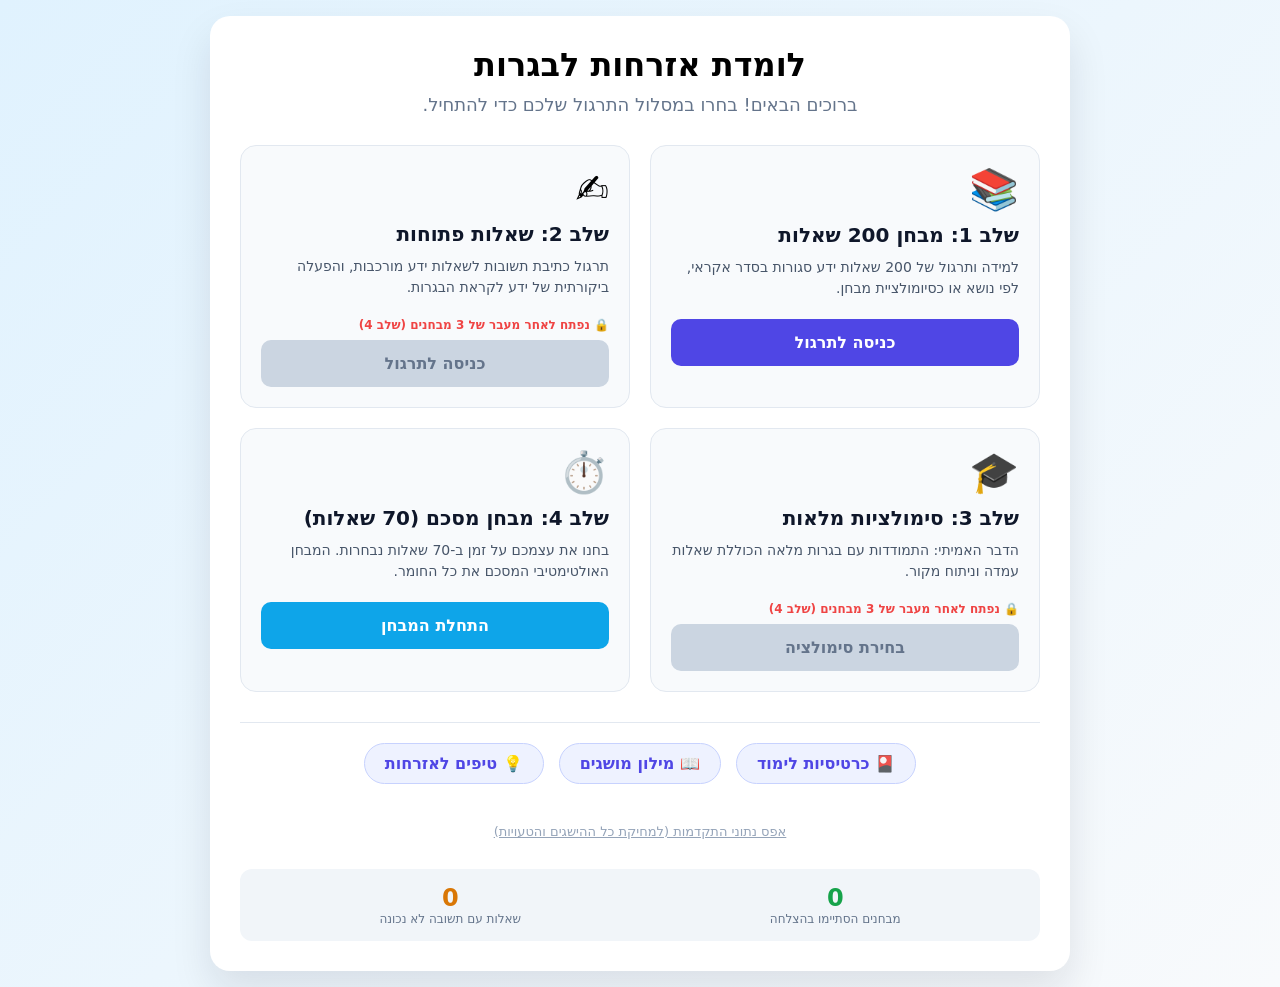
<file: stage3-simulations.html>
<!DOCTYPE html>
<html lang="he" dir="rtl">
<head>
  <meta charset="UTF-8" />
  <meta name="viewport" content="width=device-width, initial-scale=1.0" />
  <title>שלב 3: סימולציות מלאות</title>
  <link rel="stylesheet" href="css/style.css">
  <style>
    /* Specific styles for Open Questions area */
    #openQuestionArea {
      margin-top: 10px;
    }
    textarea {
      width: 100%;
      border-radius: 12px;
      padding: 12px;
      font-size: 16px;
      font-family: inherit;
      border: 2px solid #cbd5e1;
      resize: vertical;
    }
    #sourceTextBox {
      background:#fffbeb; 
      border:2px solid #f59e0b; 
      border-radius:12px; 
      padding:14px; 
      margin-bottom:12px; 
      font-size:15px; 
      line-height:1.5; 
      color:#78350f; 
      white-space:pre-wrap;
    }
    .ideal-answer-box {
      margin-top: 16px;
      background: #dcfce7;
      padding: 16px;
      border-radius: 12px;
      border: 1px solid #22c55e;
    }
    .ideal-title {
      font-weight: bold;
      color: #166534;
      margin-bottom: 8px;
    }
    .ideal-text {
      white-space: pre-wrap;
      color: #14532d;
      font-size: 15px;
      line-height: 1.5;
    }
  </style>
</head>
<body>

  <div class="container">
    <div class="topbar" style="margin-bottom: 20px;">
      <a href="index.html" class="icon-btn" style="background:#f1f5f9; font-weight:bold;">🏠 חזור למסך הראשי</a>
      <button class="icon-btn" onclick="toggleMute()" id="muteBtn" title="השתקת סאונד">🔊</button>
      <button class="icon-btn" onclick="openStats()" title="סטטיסטיקה">📊 סטטיסטיקה</button>
    </div>

    <h1>שלב 3: סימולציות בגרויות</h1>

    <div class="controls" id="simMenu">
      <button style="background:#7c3aed !important;color:#fff;" onclick="startSimulation(1)">🎓 סימולציה 1</button>
      <button style="background:#7c3aed !important;color:#fff;" onclick="startSimulation(2)">🎓 סימולציה 2</button>
      <button style="background:#7c3aed !important;color:#fff;" onclick="startSimulation(3)">🎓 סימולציה 3</button>
    </div>

    <div id="simWorkspace" style="display:none;">
      <div class="topbar">
        <div class="pill gray" id="simTitle">סימולציה</div>
        <div class="pill">שאלה <span id="qnum">1</span> / <span id="qtotal">5</span></div>
      </div>

      <div class="progress">
        <div class="progress-inner" id="progressBar"></div>
      </div>

      <div id="questionArea">
        <div class="topic-subtitle" id="topicSubtitle">נושא</div>
        
        <div id="sourceTextBox" style="display:none;"></div>
        <div id="questionText">חילץ נתונים...</div>

        <div id="openQuestionArea">
          <textarea id="openAnswerInput" rows="5" placeholder="הקלד/י את תשובתך המלאה כאן..."></textarea>
          <button id="showAnswerBtn" class="primary" style="width:100%; padding:14px; margin-top:12px; border-radius:12px; font-size:16px; border:none; cursor:pointer;" onclick="showOpenAnswer()">הצג תשובה אידיאלית לבדיקה</button>
          
          <div id="idealAnswerBox" class="ideal-answer-box" style="display:none;">
            <div class="ideal-title">תשובה מעולה:</div>
            <div id="idealAnswerText" class="ideal-text"></div>
            
            <div style="margin-top:16px; text-align:center; font-weight:bold; color:#1e1b4b;">סיימת לקרוא והבנת את התשובה?</div>
            <button onclick="nextSimQuestion()" style="width:100%; margin-top:10px; background:#4f46e5; color:#fff; border:none; padding:12px; border-radius:8px; cursor:pointer; font-weight:bold; font-size:16px; transition:0.2s;">המשך לשאלה הבאה &raquo;</button>
          </div>
        </div>
      </div>
      
      <!-- Finish message box -->
      <div id="finishBox" style="display:none; text-align:center; padding: 20px;">
        <h2 style="color:#16a34a;">סימולציה הושלמה! 🎉</h2>
        <p>תרגלת בהצלחה עבודה מול שאלות בגרות מורכבות.</p>
        <a href="stage3-simulations.html" class="primary" style="display:inline-block; padding:10px 20px; border-radius:8px; text-decoration:none; margin-top:15px;">בחר סימולציה נוספת</a>
      </div>
    </div>
  </div>

  <!-- Stats Modal -->
  <div class="modal-overlay" id="statsModal">
    <div class="modal">
      <button class="close-modal" aria-label="סגור" onclick="closeModal('statsModal')">&times;</button>
      <h2>סטטיסטיקת המשתמש</h2>
      <div id="statsContent"></div>
      <div style="margin-top: 20px; text-align:center;">
        <button class="primary" style="padding: 10px 20px; border-radius: 8px; border: none; cursor:pointer;"
          onclick="closeModal('statsModal')">סגור</button>
      </div>
    </div>
  </div>

  <script src="js/data.js"></script>
  <script src="js/app.js"></script>
  <script>
    var currentOpenQ = null;
    var list = [];
    var idx = 0;

    function initPage() {
      if (civics_stats.examsPassed < 3) {
        alert("שלב 3 חסום! עליך קודם להשלים לפחות 3 מבחנים (שלב 4) בהצלחה מתוך מסך הבית.");
        window.location.href = "index.html";
      }
    }

    function startSimulation(num) {
      document.getElementById("simMenu").style.display = "none";
      document.getElementById("simWorkspace").style.display = "block";
      
      list = SIMULATIONS[num].slice(); // keep chronological order
      idx = 0;
      document.getElementById("simTitle").textContent = "סימולציה " + num + " (30 נק׳ · 20 דק׳)";
      document.getElementById("qtotal").textContent = list.length;
      render();
    }

    function render() {
      if (idx >= list.length) {
        finishSequence();
        return;
      }
      
      currentOpenQ = list[idx];
      document.getElementById("qnum").textContent = (idx + 1);
      document.getElementById("progressBar").style.width = ((idx / list.length) * 100) + "%";

      document.getElementById("topicSubtitle").textContent = currentOpenQ.type + " | " + currentOpenQ.points + " נקודות";
      document.getElementById("questionText").innerHTML = currentOpenQ.question.replace(/\n/g, '<br>');
      
      var sourceBox = document.getElementById("sourceTextBox");
      if (currentOpenQ.source) {
        sourceBox.style.display = "block";
        sourceBox.textContent = currentOpenQ.source;
      } else {
        sourceBox.style.display = "none";
      }
      
      // Reset Answer Area
      document.getElementById("openAnswerInput").value = "";
      document.getElementById("idealAnswerBox").style.display = "none";
      document.getElementById("showAnswerBtn").style.display = "block";
    }

    function showOpenAnswer() {
      if (!currentOpenQ) return;
      document.getElementById("showAnswerBtn").style.display = "none";
      document.getElementById("idealAnswerBox").style.display = "block";
      document.getElementById("idealAnswerText").textContent = currentOpenQ.idealAnswer;
    }

    function nextSimQuestion() {
      idx++;
      render();
    }

    function finishSequence() {
      document.getElementById("questionArea").style.display = "none";
      document.getElementById("progressBar").style.width = "100%";
      document.getElementById("finishBox").style.display = "block";
    }

    window.onload = initPage;
  </script>
</body>
</html>
</file>
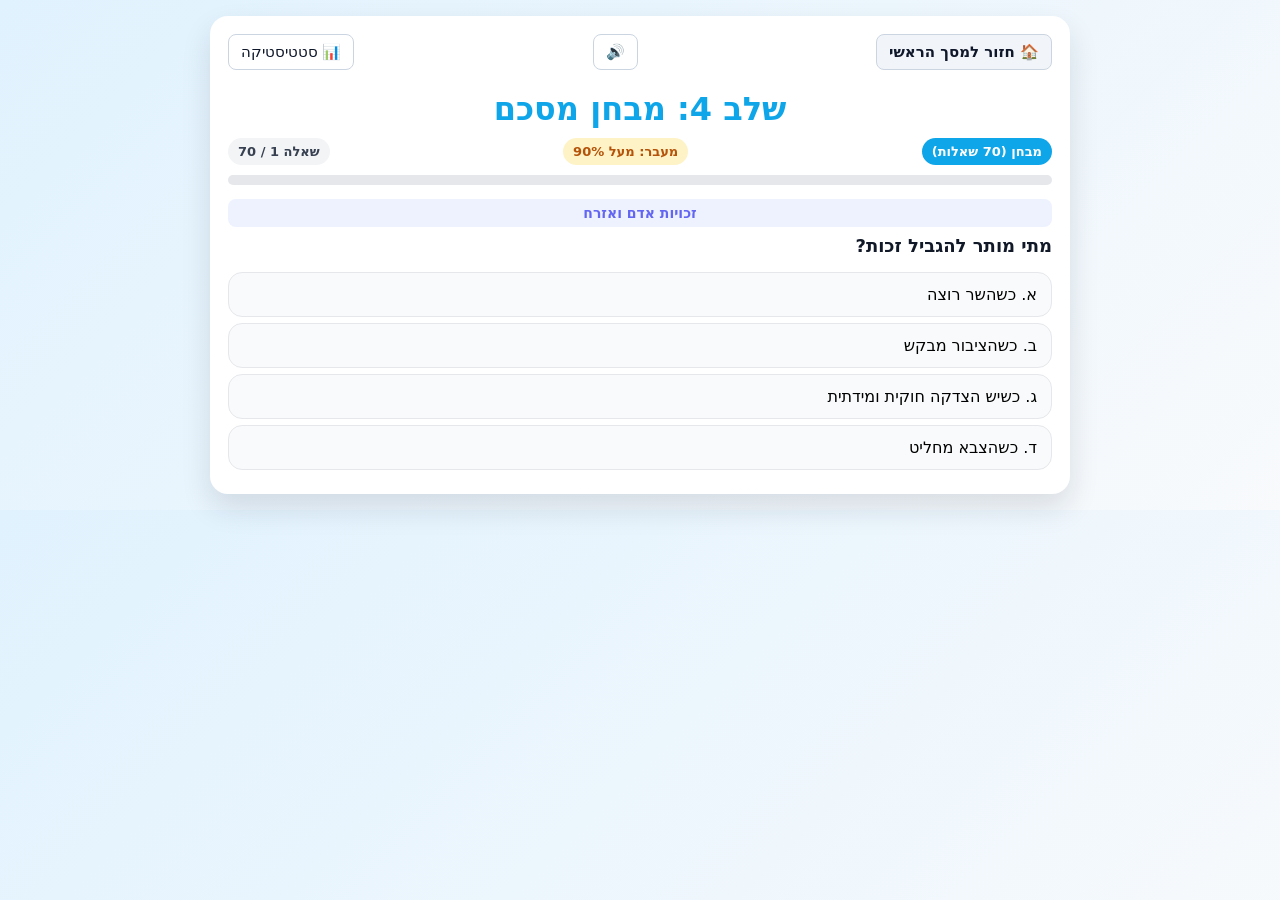
<file: stage4-exam.html>
<!DOCTYPE html>
<html lang="he" dir="rtl">
<head>
  <meta charset="UTF-8" />
  <meta name="viewport" content="width=device-width, initial-scale=1.0" />
  <title>שלב 4: מבחן מסכם (70 שאלות)</title>
  <link rel="stylesheet" href="css/style.css">
</head>
<body>

  <div class="container">
    <div class="topbar" style="margin-bottom: 20px;">
      <a href="index.html" class="icon-btn" style="background:#f1f5f9; font-weight:bold;">🏠 חזור למסך הראשי</a>
      <button class="icon-btn" onclick="toggleMute()" id="muteBtn" title="השתקת סאונד">🔊</button>
      <button class="icon-btn" onclick="openStats()" title="סטטיסטיקה">📊 סטטיסטיקה</button>
    </div>

    <h1 style="color:#0ea5e9;">שלב 4: מבחן מסכם</h1>

    <div class="topbar">
      <div class="pill" style="background:#0ea5e9; color:#fff;">מבחן (70 שאלות)</div>
      <div class="pill" style="background:#fef3c7; color:#b45309;">מעבר: מעל 90%</div>
      <div class="pill gray">שאלה <span id="qnum">1</span> / <span id="qtotal">70</span></div>
    </div>

    <div class="progress">
      <div class="progress-inner" id="progressBar" style="background: linear-gradient(90deg, #0ea5e9, #3b82f6);"></div>
    </div>

    <div id="questionArea">
      <div class="topic-subtitle" id="topicSubtitle"></div>
      <div id="questionText">חילץ נתונים...</div>
      <div id="answersArea"></div>
    </div>
  </div>

  <!-- Stats Modal -->
  <div class="modal-overlay" id="statsModal">
    <div class="modal">
      <button class="close-modal" aria-label="סגור" onclick="closeModal('statsModal')">&times;</button>
      <h2>סטטיסטיקת המשתמש</h2>
      <div id="statsContent"></div>
      <div style="margin-top: 20px; text-align:center;">
        <button class="primary" style="padding: 10px 20px; border-radius: 8px; border: none; cursor:pointer;"
          onclick="closeModal('statsModal')">סגור</button>
      </div>
    </div>
  </div>

  <script src="questions.js"></script>
  <script src="js/app.js"></script>
  <script>
    var list = [];
    var idx = 0;
    var correct = 0;
    var wrong = 0;

    function startExam() {
      list = shuffleArray(QUESTIONS).slice(0, 70);
      idx = 0; correct = 0; wrong = 0;
      
      document.getElementById("qtotal").textContent = list.length;
      document.getElementById("questionArea").style.display = "block";
      render();
    }

    function render() {
      if (idx >= list.length) {
        finishSequence();
        return;
      }
      var q = list[idx];
      document.getElementById("qnum").textContent = (idx + 1);
      document.getElementById("progressBar").style.width = ((idx / list.length) * 100) + "%";

      document.getElementById("questionText").textContent = q.question;
      document.getElementById("topicSubtitle").textContent = q.topic || "";
      
      var answersArea = document.getElementById("answersArea");
      answersArea.innerHTML = "";
      
      var built = q.answers.map(function (t, i) { return { text: t, isCorrect: i === q.correctIndex }; });
      var shown = shuffleArray(built);
      
      shown.forEach(function (opt, vIdx) {
        var btn = document.createElement("button");
        btn.className = "answer-btn";
        btn.innerHTML = "<span>" + String.fromCharCode(1488 + vIdx) + ". " + opt.text + "</span><span></span>";
        btn.onclick = function () { choose(btn, opt.isCorrect, shown, q); };
        answersArea.appendChild(btn);
      });
    }

    function choose(btn, isCorrect, shown, q) {
      var buttons = Array.from(document.querySelectorAll(".answer-btn"));
      if (buttons.some(function (b) { return b.classList.contains("correct") || b.classList.contains("wrong"); })) return;

      if (isCorrect) {
        btn.classList.add("correct");
        correct++;
        successes.add(q.id);
        mistakes.delete(q.id);
        playCorrect();
      } else {
        btn.classList.add("wrong");
        wrong++;
        mistakes.add(q.id);
        playWrong();
        buttons.forEach(function (b, i) {
          if (shown[i].isCorrect) b.classList.add("correct");
        });
      }
      saveSets();
      
      setTimeout(function () { idx++; render(); }, 800);
    }

    function finishSequence() {
      var MathMax = Math.max(1, list.length);
      var percent = Math.round((correct / MathMax) * 100);
      
      document.getElementById("questionText").innerHTML = "סיום המבחן 🎉";
      document.getElementById("progressBar").style.width = "100%";
      document.getElementById("topicSubtitle").style.display = "none";

      var ansArea = document.getElementById("answersArea");
      if (percent >= 90) {
        civics_stats.examsPassed++;
        saveSets();
        
        ansArea.innerHTML = '<div class="small" style="font-size:22px; color:#16a34a; text-align:center;"><b>מבחן עובר! ציון: ' + percent + '%</b><br><br>כל הכבוד! עברת ' + civics_stats.examsPassed + ' מבחנים עד כה.</div>';
        
        if (civics_stats.examsPassed === 3) {
          ansArea.innerHTML += '<div style="margin-top:25px; text-align:center; padding:15px; background:#fef3c7; font-weight:bold; color:#b45309; border-radius:12px; font-size:20px;">🎉 שלב 2 (שאלות פתוחות) הופעל בהצלחה! חזרו למסך הבית כדי להתחיל. 🎉</div>';
        }
      } else {
        ansArea.innerHTML = '<div class="small" style="font-size:22px; color:#dc2626; text-align:center;"><b>נכשלת במבחן. ציון: ' + percent + '%</b><br><br>נדרש 90% לפחות כדי לעבור. חזרו לתרגול ונסו שוב.</div>';
      }
      
      ansArea.innerHTML += '<div style="text-align:center;"><a href="index.html" class="primary" style="display:inline-block; margin-top:25px; padding:12px 24px; border-radius:10px; text-decoration:none;">חזור למסך הראשי</a></div>';
    }

    window.onload = function () {
      startExam();
    };
  </script>
</body>
</html>
</file>
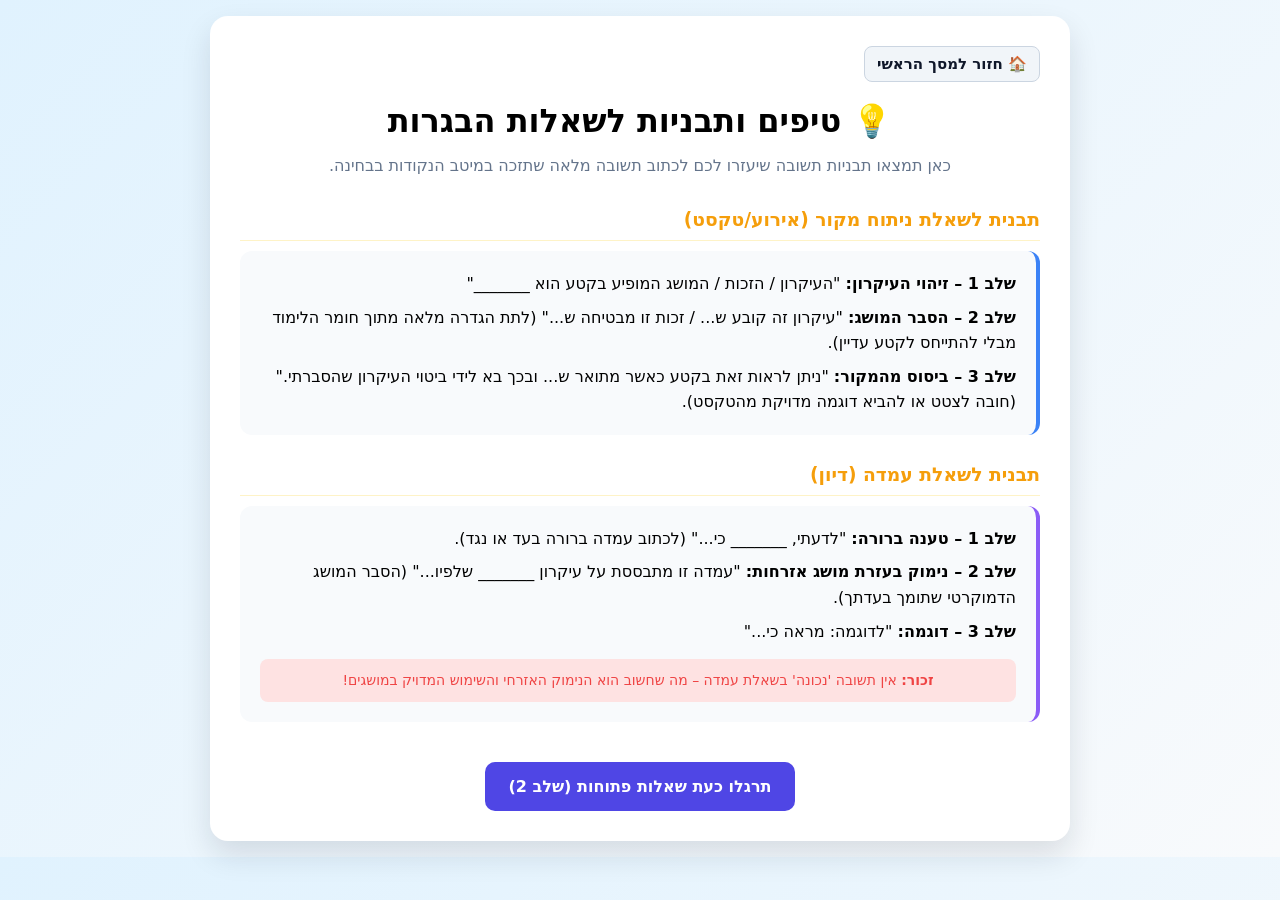
<file: tips.html>
<!DOCTYPE html>
<html lang="he" dir="rtl">
<head>
  <meta charset="UTF-8" />
  <meta name="viewport" content="width=device-width, initial-scale=1.0" />
  <title>טיפים ותבניות לבגרות באזרחות</title>
  <link rel="stylesheet" href="css/style.css">
  <style>
    .tips-container {
      max-width: 860px;
      margin: 0 auto;
      background: #fff;
      border-radius: 18px;
      padding: 30px;
      box-shadow: 0 14px 30px rgba(15, 23, 42, 0.12);
    }
    .tips-content {
      margin-top: 20px;
      font-size: 16px;
      line-height: 1.6;
    }
  </style>
</head>
<body>

  <div class="tips-container">
    <div class="topbar" style="margin-bottom: 20px;">
      <a href="index.html" class="icon-btn" style="background:#f1f5f9; font-weight:bold;">🏠 חזור למסך הראשי</a>
    </div>

    <h1>💡 טיפים ותבניות לשאלות הבגרות</h1>
    <p style="text-align:center; color:#64748b; margin-bottom:30px;">
      כאן תמצאו תבניות תשובה שיעזרו לכם לכתוב תשובה מלאה שתזכה במיטב הנקודות בבחינה.
    </p>

    <div class="tips-content">
      <h3 style="color:#f59e0b; margin-top:12px; margin-bottom:10px; border-bottom:1px solid #fef3c7; padding-bottom:5px;">תבנית לשאלת ניתוח מקור (אירוע/טקסט)</h3>
      <div style="background:#f8fafc; padding:20px; border-radius:12px; border-right:4px solid #3b82f6; margin-bottom:25px;">
        <div style="margin-bottom:8px;"><b>שלב 1 – זיהוי העיקרון:</b> "העיקרון / הזכות / המושג המופיע בקטע הוא _______"</div>
        <div style="margin-bottom:8px;"><b>שלב 2 – הסבר המושג:</b> "עיקרון זה קובע ש... / זכות זו מבטיחה ש..." (לתת הגדרה מלאה מתוך חומר הלימוד מבלי להתייחס לקטע עדיין).</div>
        <div><b>שלב 3 – ביסוס מהמקור:</b> "ניתן לראות זאת בקטע כאשר מתואר ש... ובכך בא לידי ביטוי העיקרון שהסברתי." (חובה לצטט או להביא דוגמה מדויקת מהטקסט).</div>
      </div>

      <h3 style="color:#f59e0b; margin-top:20px; margin-bottom:10px; border-bottom:1px solid #fef3c7; padding-bottom:5px;">תבנית לשאלת עמדה (דיון)</h3>
      <div style="background:#f8fafc; padding:20px; border-radius:12px; border-right:4px solid #8b5cf6;">
        <div style="margin-bottom:8px;"><b>שלב 1 – טענה ברורה:</b> "לדעתי, _______ כי..." (לכתוב עמדה ברורה בעד או נגד).</div>
        <div style="margin-bottom:8px;"><b>שלב 2 – נימוק בעזרת מושג אזרחות:</b> "עמדה זו מתבססת על עיקרון _______ שלפיו..." (הסבר המושג הדמוקרטי שתומך בעדתך).</div>
        <div style="margin-bottom:8px;"><b>שלב 3 – דוגמה:</b> "לדוגמה: מראה כי..."</div>
        <div style="margin-top:15px; font-size:14px; color:#ef4444; background:#fee2e2; padding:10px; border-radius:8px; text-align:center;"><b>זכור:</b> אין תשובה 'נכונה' בשאלת עמדה – מה שחשוב הוא הנימוק האזרחי והשימוש המדויק במושגים!</div>
      </div>
      
      <div style="text-align:center; margin-top:40px;">
        <a href="stage2-open.html" class="primary" style="display:inline-block; padding:12px 24px; border-radius:10px; text-decoration:none; font-weight:bold;">תרגלו כעת שאלות פתוחות (שלב 2)</a>
      </div>
    </div>
  </div>

</body>
</html>
</file>
<file: css/style.css>
/* Shared Styles for Civics App */
* {
  box-sizing: border-box;
}

body {
  font-family: system-ui, -apple-system, "Segoe UI", Arial, sans-serif;
  background: linear-gradient(135deg, #e0f2fe, #f8fafc);
  margin: 0;
  padding: 16px;
  direction: rtl;
}

.container {
  max-width: 860px;
  margin: 0 auto;
  background: #fff;
  border-radius: 18px;
  padding: 18px;
  box-shadow: 0 14px 30px rgba(15, 23, 42, 0.12);
}

h1 {
  text-align: center;
  margin: 0 0 10px;
}

.options-bar {
  background: #f1f5f9;
  padding: 12px;
  border-radius: 12px;
  display: flex;
  gap: 10px;
  align-items: center;
  justify-content: space-between;
  margin-bottom: 15px;
  flex-wrap: wrap;
}

.options-bar select {
  padding: 8px 12px;
  border-radius: 8px;
  border: 1px solid #cbd5e1;
  font-size: 15px;
  font-family: inherit;
  outline: none;
  flex: 1;
  min-width: 200px;
}

.icon-btn {
  background: #fff;
  border: 1px solid #cbd5e1;
  border-radius: 8px;
  padding: 8px 12px;
  font-size: 15px;
  cursor: pointer;
  transition: 0.2s;
  display: flex;
  align-items: center;
  justify-content: center;
  text-decoration: none;
  color: #0f172a;
}

.icon-btn:hover {
  background: #e2e8f0;
}

.topbar {
  display: flex;
  gap: 10px;
  flex-wrap: wrap;
  justify-content: space-between;
  align-items: center;
  margin-bottom: 10px;
}

.pill {
  padding: 6px 10px;
  border-radius: 999px;
  background: #eef2ff;
  color: #3730a3;
  font-size: 13px;
  font-weight: 600;
}

.pill.gray {
  background: #f3f4f6;
  color: #374151;
}

.progress {
  height: 10px;
  background: #e5e7eb;
  border-radius: 999px;
  overflow: hidden;
  margin: 10px 0 14px;
}

.progress-inner {
  height: 100%;
  width: 0%;
  background: linear-gradient(90deg, #4f46e5, #22c55e);
  transition: width 0.2s ease;
}

#questionText {
  font-size: 18px;
  font-weight: 700;
  margin: 6px 0 14px;
  color: #111827;
  line-height: 1.4;
}

.answer-btn {
  width: 100%;
  text-align: right;
  padding: 12px 14px;
  margin: 6px 0;
  border-radius: 14px;
  border: 1px solid #e5e7eb;
  background: #f9fafb;
  cursor: pointer;
  font-size: 16px;
  display: flex;
  justify-content: space-between;
  align-items: center;
  gap: 10px;
  transition: 0.2s;
  font-family: inherit;
}

.answer-btn:hover {
  background: #eef2f7;
  border-color: #cbd5e1;
}

.answer-btn.correct {
  background: #dcfce7;
  border-color: #16a34a;
  font-weight: bold;
  color: #166534;
}

.answer-btn.wrong {
  background: #fee2e2;
  border-color: #dc2626;
  color: #991b1b;
}

.small {
  font-size: 14px;
  color: #4b5563;
  margin-top: 10px;
  line-height: 1.4;
}

.controls {
  display: flex;
  gap: 10px;
  flex-wrap: wrap;
  margin-top: 16px;
  margin-bottom: 16px;
  align-items: stretch;
}

.controls button, .controls a {
  flex: 1 1 180px;
  padding: 12px;
  border: none;
  border-radius: 12px;
  background: #e5e7eb;
  display: flex;
  align-items: center;
  justify-content: center;
  font-size: 15px;
  font-weight: 600;
  cursor: pointer;
  transition: 0.2s;
  font-family: inherit;
  text-decoration: none;
  color: #0f172a;
}

.controls button:hover, .controls a:hover {
  background: #d1d5db;
}

.primary {
  background: #4f46e5 !important;
  color: #fff !important;
}

.primary:hover {
  background: #4338ca !important;
}

.warn {
  background: #fca5a5 !important;
  color: #7f1d1d !important;
}

.warn:hover {
  background: #f87171 !important;
}

.mistakes-btn {
  background: #f59e0b !important;
  color: #fff !important;
}

.mistakes-btn:hover {
  background: #d97706 !important;
}

.exam {
  background: #16a34a !important;
  color: white !important;
}

.exam:hover {
  background: #15803d !important;
}

.topic-subtitle {
  text-align: center;
  font-size: 14px;
  color: #6366f1;
  font-weight: 600;
  margin-bottom: 6px;
  background: #eef2ff;
  padding: 6px 12px;
  border-radius: 8px;
}

.help-row {
  display: flex;
  align-items: center;
  gap: 8px;
  margin-bottom: 4px;
}

.help-btn {
  background: #eef2ff;
  border: 1px solid #c7d2fe;
  border-radius: 50%;
  width: 32px;
  height: 32px;
  font-size: 16px;
  cursor: pointer;
  display: flex;
  align-items: center;
  justify-content: center;
  transition: 0.2s;
  flex-shrink: 0;
}

.help-btn:hover {
  background: #c7d2fe;
}

.help-box {
  display: none;
  background: #eef2ff;
  border: 1px solid #c7d2fe;
  border-radius: 10px;
  padding: 10px 14px;
  font-size: 14px;
  color: #3730a3;
  line-height: 1.4;
  margin-bottom: 8px;
}

.modal-overlay {
  position: fixed;
  top: 0;
  left: 0;
  right: 0;
  bottom: 0;
  background: rgba(0, 0, 0, 0.5);
  display: none;
  justify-content: center;
  align-items: center;
  z-index: 100;
  padding: 20px;
}

.modal {
  background: #fff;
  padding: 24px;
  border-radius: 20px;
  max-width: 500px;
  width: 100%;
  max-height: 85vh;
  overflow-y: auto;
  position: relative;
  box-shadow: 0 20px 25px -5px rgba(0, 0, 0, 0.1);
}

.modal h2 {
  margin-top: 0;
  margin-bottom: 20px;
  color: #1e293b;
  border-bottom: 2px solid #e2e8f0;
  padding-bottom: 10px;
}

.close-modal {
  position: absolute;
  top: 20px;
  left: 20px;
  background: #f1f5f9;
  border: none;
  border-radius: 50%;
  width: 32px;
  height: 32px;
  font-size: 18px;
  cursor: pointer;
  color: #64748b;
  display: flex;
  align-items: center;
  justify-content: center;
}

.close-modal:hover {
  background: #e2e8f0;
  color: #0f172a;
}

.stat-row {
  display: flex;
  justify-content: space-between;
  padding: 12px 0;
  border-bottom: 1px solid #f1f5f9;
}

.stat-row:last-child {
  border-bottom: none;
}

.stat-val {
  font-weight: bold;
  color: #4f46e5;
}

.glossary-item {
  margin-bottom: 16px;
  border-right: 4px solid #4f46e5;
  padding-right: 12px;
  background: #f8fafc;
  padding: 12px 12px 12px 16px;
  border-radius: 8px;
}

.glossary-term {
  font-weight: bold;
  color: #0f172a;
  font-size: 16px;
  margin-bottom: 4px;
}
</file>
